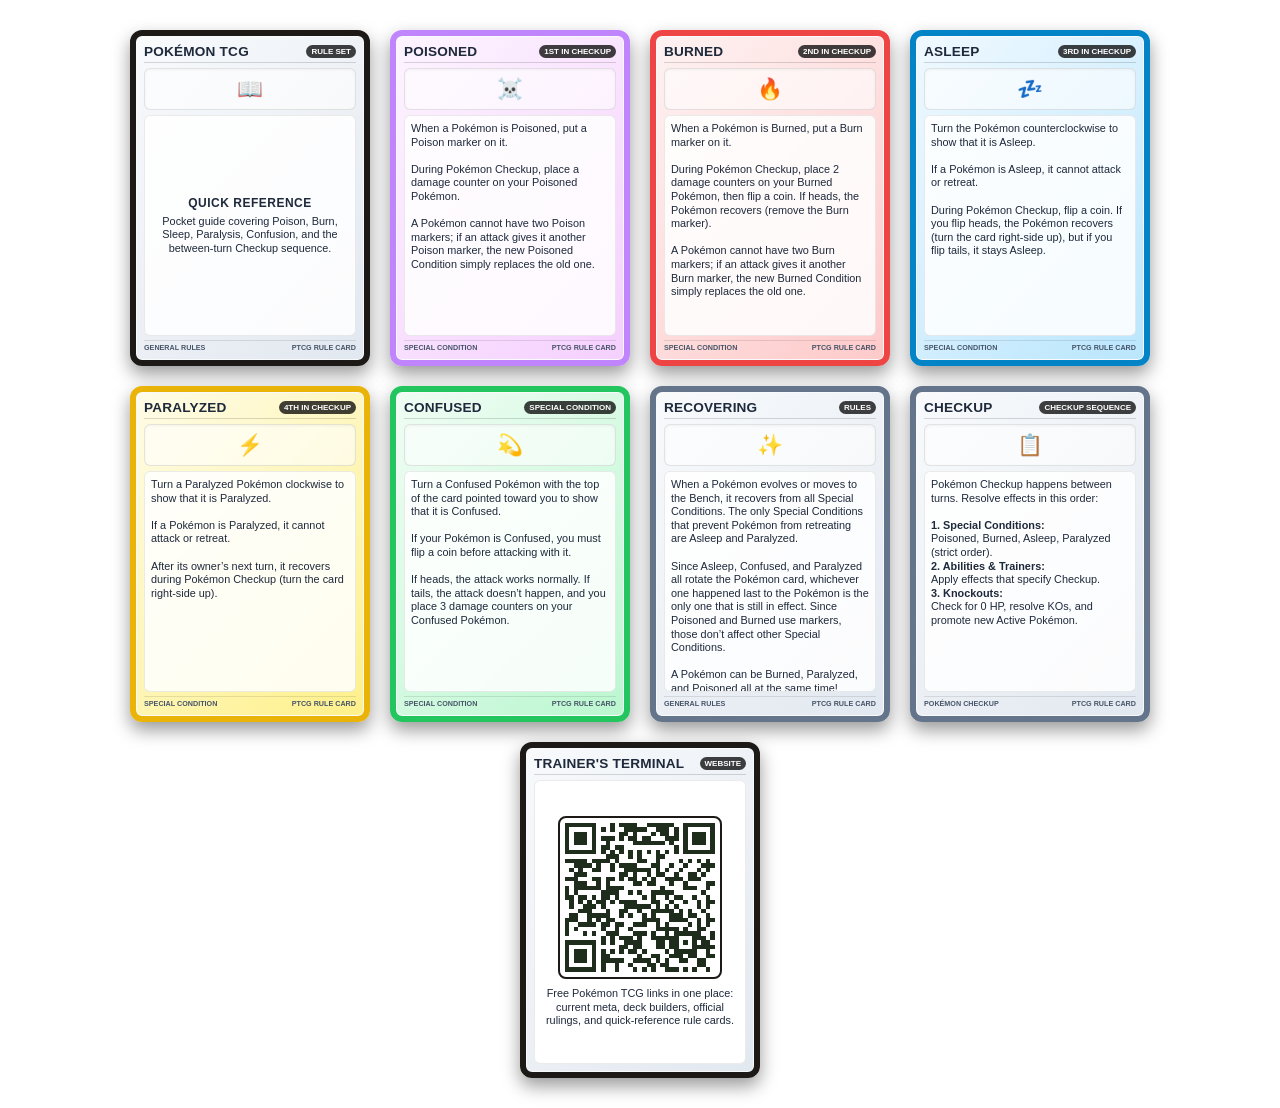
<file: content/printable-special-condition-rules.html>
<!DOCTYPE html>
<html lang="en">
<head>
<meta charset="UTF-8">
<style>
  * {
    box-sizing: border-box;
    font-family: "Segoe UI", -apple-system, BlinkMacSystemFont, Roboto, sans-serif;
  }
  
  body {
    background-color: #ffffff;
    color: #f8fafc;
    padding: 30px 15px;
    margin: 0;
    display: flex;
    justify-content: center;
  }

  .card-grid {
    display: flex;
    flex-wrap: wrap;
    gap: 20px;
    max-width: 1200px;
    justify-content: center;
  }

  /* Standard Pokémon card size: 2.5 in x 3.5 in */
  .pokemon-card {
    width: 2.5in;
    height: 3.5in;
    background: linear-gradient(135deg, #e2e8f0 0%, #cbd5e1 100%);
    border-radius: 12px;
    padding: 8px;
    box-shadow: 0 8px 18px rgba(0, 0, 0, 0.4), inset 0 0 0 1px #f8fafc;
    border: 6px solid #ffcb05;
    color: #1e293b;
    display: flex;
    flex-direction: column;
    position: relative;
    overflow: hidden;
    flex-shrink: 0;
  }

  /* Distinct card themes based on condition type */
  .card-burned {
    background: linear-gradient(135deg, #fef2f2 0%, #fecaca 100%);
    border-color: #ef4444;
  }
  .card-asleep {
    background: linear-gradient(135deg, #f0f9ff 0%, #bae6fd 100%);
    border-color: #0284c7;
  }
  .card-poisoned {
    background: linear-gradient(135deg, #fdf4ff 0%, #f5d0fe 100%);
    border-color: #c084fc;
  }
  .card-paralyzed {
    background: linear-gradient(135deg, #fefce8 0%, #fef08a 100%);
    border-color: #eab308;
  }
  .card-confused {
    background: linear-gradient(135deg, #f0fdf4 0%, #bbf7d0 100%);
    border-color: #22c55e;
  }
  .card-checkup,
  .card-recovering {
    background: linear-gradient(135deg, #f8fafc 0%, #e2e8f0 100%);
    border-color: #64748b;
  }

  .card-reference,
  .card-qr {
    background: linear-gradient(135deg, #f8fafc 0%, #e2e8f0 100%);
    border-color: #1c1917;
  }
  .qr-box {
    background: #ffffff;
    border-radius: 6px;
    flex-grow: 1;
    display: flex;
    flex-direction: column;
    align-items: center;
    justify-content: center;
    gap: 8px;
    padding: 6px;
    text-align: center;
    border: 1px solid rgba(0,0,0,0.08);
  }
  .qr-caption {
    font-size: 0.68rem;
    line-height: 1.25;
  }
  .qr-box img {
    width: 1.7in;
    height: 1.7in;
    display: block;
    image-rendering: pixelated;
    background: #ffffff;
    padding: 4px;
    border: 2px solid #1c1917;
    border-radius: 8px;
  }

  .card-header {
    display: flex;
    justify-content: space-between;
    align-items: center;
    border-bottom: 1.5px solid rgba(0,0,0,0.15);
    padding-bottom: 3px;
    margin-bottom: 5px;
  }

  .card-title {
    font-size: 0.85rem;
    font-weight: 800;
    letter-spacing: 0.2px;
    text-transform: uppercase;
  }

  .card-badge {
    font-size: 0.5rem;
    font-weight: 700;
    background: rgba(0,0,0,0.75);
    color: #fff;
    padding: 2px 5px;
    border-radius: 8px;
    text-transform: uppercase;
    white-space: nowrap;
  }

  .illustration-frame {
    background: rgba(255, 255, 255, 0.6);
    border: 1px solid rgba(0,0,0,0.1);
    border-radius: 6px;
    height: 42px;
    display: flex;
    align-items: center;
    justify-content: center;
    margin-bottom: 5px;
    box-shadow: inset 0 1px 3px rgba(0,0,0,0.05);
    flex-shrink: 0;
  }

  .illustration-icon {
    font-size: 1.3rem;
  }

  .text-box {
    background: rgba(255, 255, 255, 0.85);
    border-radius: 6px;
    padding: 6px;
    flex-grow: 1;
    font-size: 0.68rem;
    line-height: 1.25;
    border: 1px solid rgba(0,0,0,0.08);
    display: flex;
    flex-direction: column;
    justify-content: flex-start;
    overflow: hidden;
  }

  .card-footer {
    margin-top: 4px;
    padding-top: 2px;
    border-top: 1px solid rgba(0,0,0,0.1);
    display: flex;
    justify-content: space-between;
    font-size: 0.45rem;
    font-weight: 600;
    color: #475569;
    text-transform: uppercase;
    flex-shrink: 0;
  }

  @media print {
    body {
      background-color: transparent;
      padding: 0;
      margin-top: 0.2in;
    }
    .card-grid {
      gap: 2px;
    }
    .pokemon-card {
      box-shadow: none;
      break-inside: avoid;
    }
  }
</style>

  <link rel="icon" type="image/svg+xml" href="../assets/img/favicon.svg">
  <link rel="icon" type="image/png" sizes="32x32" href="../assets/img/favicon-32.png">
  <link rel="icon" type="image/png" sizes="16x16" href="../assets/img/favicon-16.png">
  <link rel="apple-touch-icon" href="../assets/img/apple-touch-icon.png">

</head>
<body>

<div class="card-grid">

<!-- QUICK REFERENCE HEADER CARD -->
  <div class="pokemon-card card-reference">
    <div class="card-header">
      <span class="card-title">Pokémon TCG</span>
      <span class="card-badge">Rule Set</span>
    </div>
    <div class="illustration-frame">
      <span class="illustration-icon">📖</span>
    </div>
    <div class="text-box" style="justify-content: center; text-align: center;">
      <b style="font-size: 0.75rem; letter-spacing: 0.5px; margin-bottom: 4px;">QUICK REFERENCE</b>
      Pocket guide covering Poison, Burn, Sleep, Paralysis, Confusion, and the between-turn Checkup sequence.
    </div>
    <div class="card-footer">
      <span>General Rules</span>
      <span>PTCG Rule Card</span>
    </div>
  </div>

  <!-- POISONED CARD -->
  <div class="pokemon-card card-poisoned">
    <div class="card-header">
      <span class="card-title">Poisoned</span>
      <span class="card-badge">1st in checkup</span>
    </div>
    <div class="illustration-frame">
      <span class="illustration-icon">☠️</span>
    </div>
    <div class="text-box">
      When a Pokémon is Poisoned, put a Poison marker on it.<br><br>During Pokémon Checkup, place a damage counter on your Poisoned Pokémon.<br><br>A Pokémon cannot have two Poison markers; if an attack gives it another Poison marker, the new Poisoned Condition simply replaces the old one.
    </div>
    <div class="card-footer">
      <span>Special Condition</span>
      <span>PTCG Rule Card</span>
    </div>
  </div>

  <!-- BURNED CARD -->
  <div class="pokemon-card card-burned">
    <div class="card-header">
      <span class="card-title">Burned</span>
      <span class="card-badge">2nd in checkup</span>
    </div>
    <div class="illustration-frame">
      <span class="illustration-icon">🔥</span>
    </div>
    <div class="text-box">
      When a Pokémon is Burned, put a Burn marker on it.<br><br>During Pokémon Checkup, place 2 damage counters on your Burned Pokémon, then flip a coin. If heads, the Pokémon recovers (remove the Burn marker).<br><br>A Pokémon cannot have two Burn markers; if an attack gives it another Burn marker, the new Burned Condition simply replaces the old one.
    </div>
    <div class="card-footer">
      <span>Special Condition</span>
      <span>PTCG Rule Card</span>
    </div>
  </div>

  <!-- ASLEEP CARD -->
  <div class="pokemon-card card-asleep">
    <div class="card-header">
      <span class="card-title">Asleep</span>
      <span class="card-badge">3rd in checkup</span>
    </div>
    <div class="illustration-frame">
      <span class="illustration-icon">💤</span>
    </div>
    <div class="text-box">
      Turn the Pokémon counterclockwise to show that it is Asleep.<br><br>If a Pokémon is Asleep, it cannot attack or retreat.<br><br>During Pokémon Checkup, flip a coin. If you flip heads, the Pokémon recovers (turn the card right-side up), but if you flip tails, it stays Asleep.
    </div>
    <div class="card-footer">
      <span>Special Condition</span>
      <span>PTCG Rule Card</span>
    </div>
  </div>

  <!-- PARALYZED CARD -->
  <div class="pokemon-card card-paralyzed">
    <div class="card-header">
      <span class="card-title">Paralyzed</span>
      <span class="card-badge">4th in checkup</span>
    </div>
    <div class="illustration-frame">
      <span class="illustration-icon">⚡</span>
    </div>
    <div class="text-box">
      Turn a Paralyzed Pokémon clockwise to show that it is Paralyzed.<br><br>If a Pokémon is Paralyzed, it cannot attack or retreat.<br><br>After its owner’s next turn, it recovers during Pokémon Checkup (turn the card right-side up).
    </div>
    <div class="card-footer">
      <span>Special Condition</span>
      <span>PTCG Rule Card</span>
    </div>
  </div>

  <!-- CONFUSED CARD -->
  <div class="pokemon-card card-confused">
    <div class="card-header">
      <span class="card-title">Confused</span>
      <span class="card-badge">Special Condition</span>
    </div>
    <div class="illustration-frame">
      <span class="illustration-icon">💫</span>
    </div>
    <div class="text-box">
      Turn a Confused Pokémon with the top of the card pointed toward you to show that it is Confused.<br><br>If your Pokémon is Confused, you must flip a coin before attacking with it.<br><br>If heads, the attack works normally. If tails, the attack doesn’t happen, and you place 3 damage counters on your Confused Pokémon.
    </div>
    <div class="card-footer">
      <span>Special Condition</span>
      <span>PTCG Rule Card</span>
    </div>
  </div>

  <!-- RECOVERING CARD -->
  <div class="pokemon-card card-recovering">
    <div class="card-header">
      <span class="card-title">Recovering</span>
      <span class="card-badge">Rules</span>
    </div>
    <div class="illustration-frame">
      <span class="illustration-icon">✨</span>
    </div>
    <div class="text-box">
      When a Pokémon evolves or moves to the Bench, it recovers from all Special Conditions. The only Special Conditions that prevent Pokémon from retreating are Asleep and Paralyzed.<br><br>Since Asleep, Confused, and Paralyzed all rotate the Pokémon card, whichever one happened last to the Pokémon is the only one that is still in effect. Since Poisoned and Burned use markers, those don’t affect other Special Conditions.<br><br>A Pokémon can be Burned, Paralyzed, and Poisoned all at the same time!
    </div>
    <div class="card-footer">
      <span>General Rules</span>
      <span>PTCG Rule Card</span>
    </div>
  </div>

  <!-- POKÉMON CHECKUP CARD -->
  <div class="pokemon-card card-checkup">
    <div class="card-header">
      <span class="card-title">Checkup</span>
      <span class="card-badge">Checkup Sequence</span>
    </div>
    <div class="illustration-frame">
      <span class="illustration-icon">📋</span>
    </div>
    <div class="text-box">
      Pokémon Checkup happens between turns. Resolve effects in this order:<br><br>
      <b>1. Special Conditions:</b> Poisoned, Burned, Asleep, Paralyzed (strict order).<br>
      <b>2. Abilities & Trainers:</b> Apply effects that specify Checkup.<br>
      <b>3. Knockouts:</b> Check for 0 HP, resolve KOs, and promote new Active Pokémon.<br><br>
    </div>
    <div class="card-footer">
      <span>Pokémon Checkup</span>
      <span>PTCG Rule Card</span>
    </div>
  </div>

  <!-- RESOURCE HUB QR CARD -->
  <div class="pokemon-card card-qr">
    <div class="card-header">
      <span class="card-title">Trainer's Terminal</span>
      <span class="card-badge">Website</span>
    </div>
    <div class="qr-box">
      <img src="../assets/img/qr-code.png" alt="QR code for the Pokémon TCG Resource Hub">
      <div class="qr-caption">Free Pokémon TCG links in one place: current meta, deck builders, official rulings, and quick-reference rule cards.</div>
    </div>
  </div>

</div>

</body>
</html>
</file>
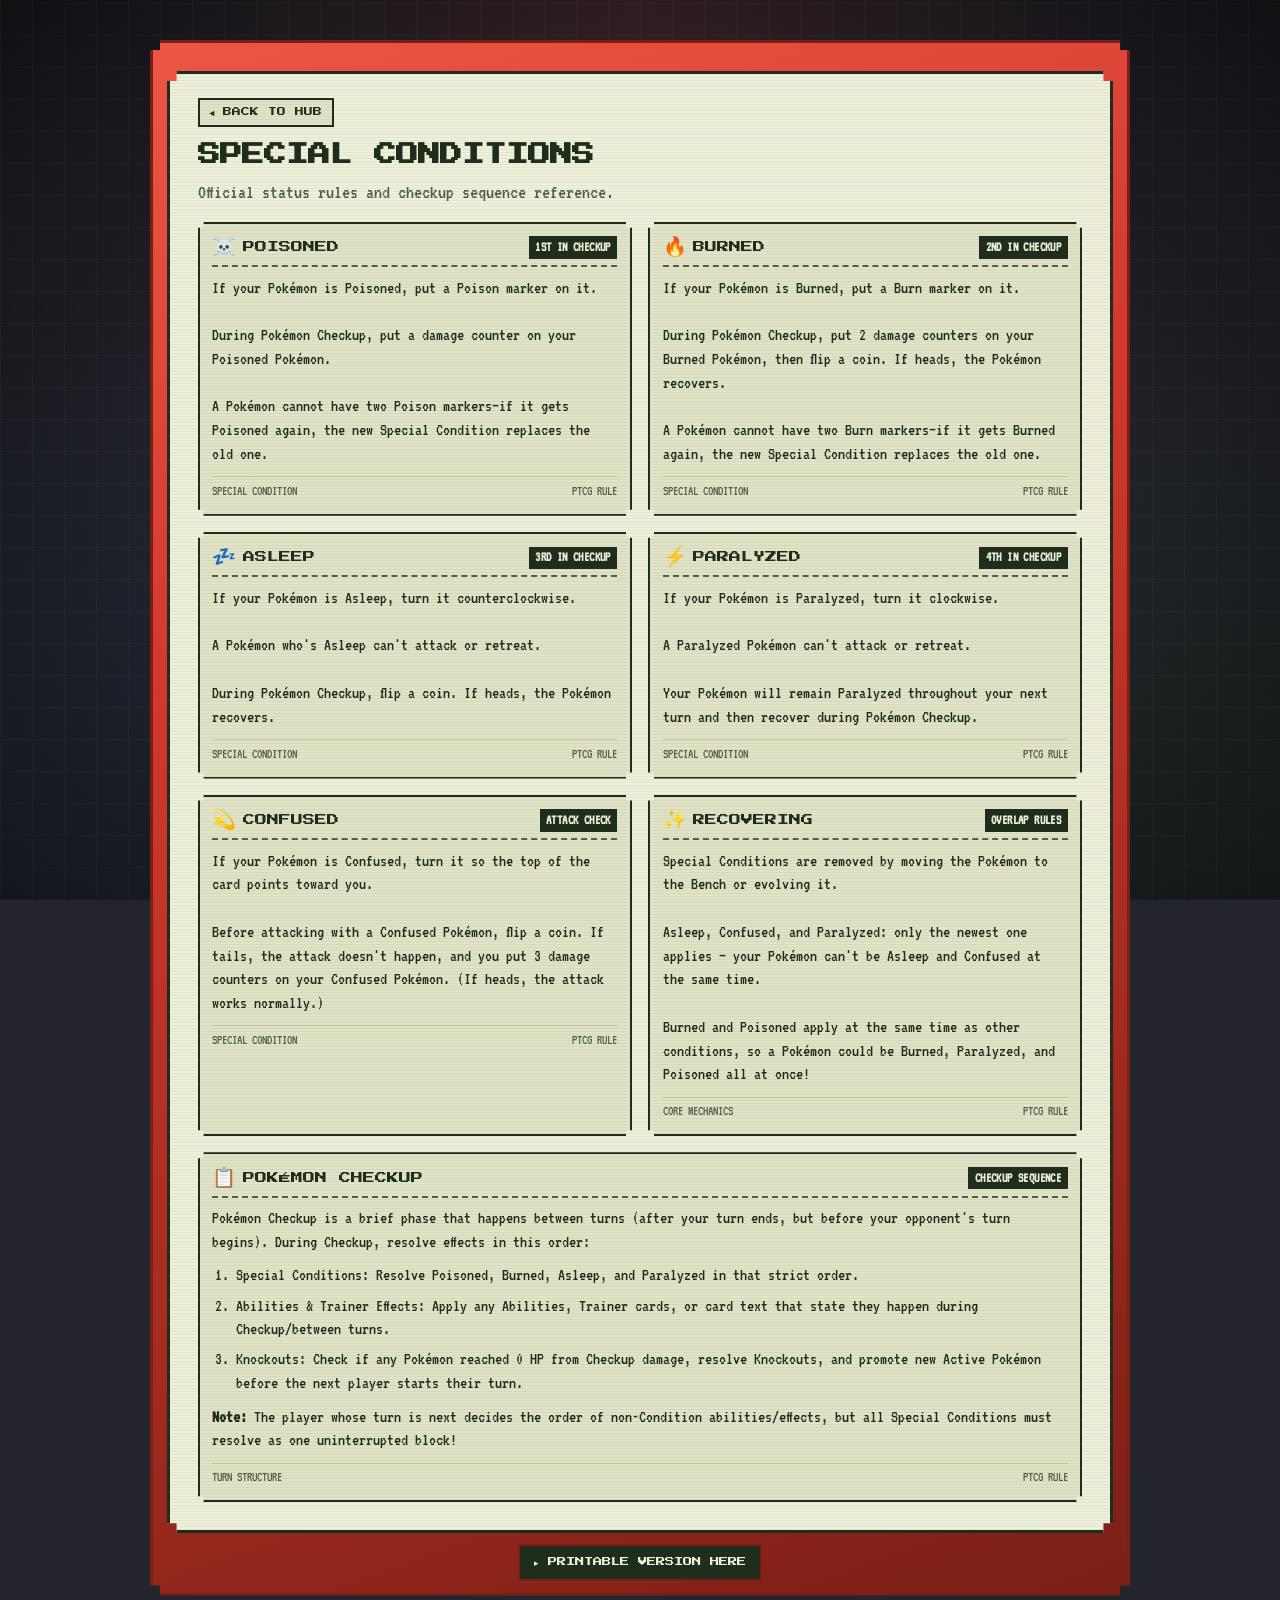
<file: content/special-condition-rules.html>
<!DOCTYPE html>
<html lang="en">
<head>
  <meta charset="UTF-8">
  <meta name="viewport" content="width=device-width, initial-scale=1.0">
  <title>PTCG Special Conditions Reference</title>

  <link rel="stylesheet" href="../css/style.css">

  <link rel="icon" type="image/svg+xml" href="../assets/img/favicon.svg">
  <link rel="icon" type="image/png" sizes="32x32" href="../assets/img/favicon-32.png">
  <link rel="icon" type="image/png" sizes="16x16" href="../assets/img/favicon-16.png">
  <link rel="apple-touch-icon" href="../assets/img/apple-touch-icon.png">

</head>
<body>

  <div class="container">
    <div class="dex-shell pixel-lg">
      <div class="dex-topbar">
      </div>

      <div class="screen pixel-lg">
        <div class="scanlines"></div>
        <div class="screen-content">

          <a href="../index.html" class="back-link">◄ BACK TO HUB</a>

          <header>
            <h1>SPECIAL CONDITIONS</h1>
            <p>Official status rules and checkup sequence reference.</p>
          </header>

          <div class="card-list">

            <!-- POISONED -->
            <div class="rule-card pixel-sm">
              <div class="rule-header">
                <div class="card-title-wrap">
                  <span class="card-icon">☠️</span>
                  <span class="rule-title">POISONED</span>
                </div>
                <span class="card-badge">1st IN CHECKUP</span>
              </div>
              <div class="card-text">
                If your Pokémon is Poisoned, put a Poison marker on it.<br><br>
                During Pokémon Checkup, put a damage counter on your Poisoned Pokémon.<br><br>
                A Pokémon cannot have two Poison markers—if it gets Poisoned again, the new Special Condition replaces the old one.
              </div>
              <div class="rule-footer">
                <span>Special Condition</span>
                <span>PTCG Rule</span>
              </div>
            </div>

            <!-- BURNED -->
            <div class="rule-card pixel-sm">
              <div class="rule-header">
                <div class="card-title-wrap">
                  <span class="card-icon">🔥</span>
                  <span class="rule-title">BURNED</span>
                </div>
                <span class="card-badge">2nd IN CHECKUP</span>
              </div>
              <div class="card-text">
                If your Pokémon is Burned, put a Burn marker on it.<br><br>
                During Pokémon Checkup, put 2 damage counters on your Burned Pokémon, then flip a coin. If heads, the Pokémon recovers.<br><br>
                A Pokémon cannot have two Burn markers—if it gets Burned again, the new Special Condition replaces the old one.
              </div>
              <div class="rule-footer">
                <span>Special Condition</span>
                <span>PTCG Rule</span>
              </div>
            </div>

            <!-- ASLEEP -->
            <div class="rule-card pixel-sm">
              <div class="rule-header">
                <div class="card-title-wrap">
                  <span class="card-icon">💤</span>
                  <span class="rule-title">ASLEEP</span>
                </div>
                <span class="card-badge">3rd IN CHECKUP</span>
              </div>
              <div class="card-text">
                If your Pokémon is Asleep, turn it counterclockwise.<br><br>
                A Pokémon who's Asleep can't attack or retreat.<br><br>
                During Pokémon Checkup, flip a coin. If heads, the Pokémon recovers.
              </div>
              <div class="rule-footer">
                <span>Special Condition</span>
                <span>PTCG Rule</span>
              </div>
            </div>

            <!-- PARALYZED -->
            <div class="rule-card pixel-sm">
              <div class="rule-header">
                <div class="card-title-wrap">
                  <span class="card-icon">⚡</span>
                  <span class="rule-title">PARALYZED</span>
                </div>
                <span class="card-badge">4th IN CHECKUP</span>
              </div>
              <div class="card-text">
                If your Pokémon is Paralyzed, turn it clockwise.<br><br>
                A Paralyzed Pokémon can't attack or retreat.<br><br>
                Your Pokémon will remain Paralyzed throughout your next turn and then recover during Pokémon Checkup.
              </div>
              <div class="rule-footer">
                <span>Special Condition</span>
                <span>PTCG Rule</span>
              </div>
            </div>

            <!-- CONFUSED -->
            <div class="rule-card pixel-sm">
              <div class="rule-header">
                <div class="card-title-wrap">
                  <span class="card-icon">💫</span>
                  <span class="rule-title">CONFUSED</span>
                </div>
                <span class="card-badge">ATTACK CHECK</span>
              </div>
              <div class="card-text">
                If your Pokémon is Confused, turn it so the top of the card points toward you.<br><br>
                Before attacking with a Confused Pokémon, flip a coin. If tails, the attack doesn't happen, and you put 3 damage counters on your Confused Pokémon. (If heads, the attack works normally.)
              </div>
              <div class="rule-footer">
                <span>Special Condition</span>
                <span>PTCG Rule</span>
              </div>
            </div>

            <!-- RECOVERING -->
            <div class="rule-card pixel-sm">
              <div class="rule-header">
                <div class="card-title-wrap">
                  <span class="card-icon">✨</span>
                  <span class="rule-title">RECOVERING</span>
                </div>
                <span class="card-badge">OVERLAP RULES</span>
              </div>
              <div class="card-text">
                Special Conditions are removed by moving the Pokémon to the Bench or evolving it.<br><br>
                Asleep, Confused, and Paralyzed: only the newest one applies — your Pokémon can't be Asleep and Confused at the same time.<br><br>
                Burned and Poisoned apply at the same time as other conditions, so a Pokémon could be Burned, Paralyzed, and Poisoned all at once!
              </div>
              <div class="rule-footer">
                <span>Core Mechanics</span>
                <span>PTCG Rule</span>
              </div>
            </div>

            <!-- POKÉMON CHECKUP -->
            <div class="rule-card pixel-sm">
              <div class="rule-header">
                <div class="card-title-wrap">
                  <span class="card-icon">📋</span>
                  <span class="rule-title">POKÉMON CHECKUP</span>
                </div>
                <span class="card-badge">CHECKUP SEQUENCE</span>
              </div>
              <div class="card-text">
                Pokémon Checkup is a brief phase that happens between turns (after your turn ends, but before your opponent's turn begins). During Checkup, resolve effects in this order:
                <ol>
                  <li>Special Conditions: Resolve Poisoned, Burned, Asleep, and Paralyzed in that strict order.</li>
                  <li>Abilities & Trainer Effects: Apply any Abilities, Trainer cards, or card text that state they happen during Checkup/between turns.</li>
                  <li>Knockouts: Check if any Pokémon reached 0 HP from Checkup damage, resolve Knockouts, and promote new Active Pokémon before the next player starts their turn.</li>
                </ol>
                <strong>Note:</strong> The player whose turn is next decides the order of non-Condition abilities/effects, but all Special Conditions must resolve as one uninterrupted block!
              </div>
              <div class="rule-footer">
                <span>Turn Structure</span>
                <span>PTCG Rule</span>
              </div>
            </div>

          </div>

        </div>
      </div>
          <div class="dex-bottombar">
            <a href="../content/printable-special-condition-rules.html" target="_blank" rel="noopener noreferrer" class="share-link">▸ PRINTABLE VERSION HERE</a>
          </div>
    </div>
  </div>

</body>
</html>
</file>
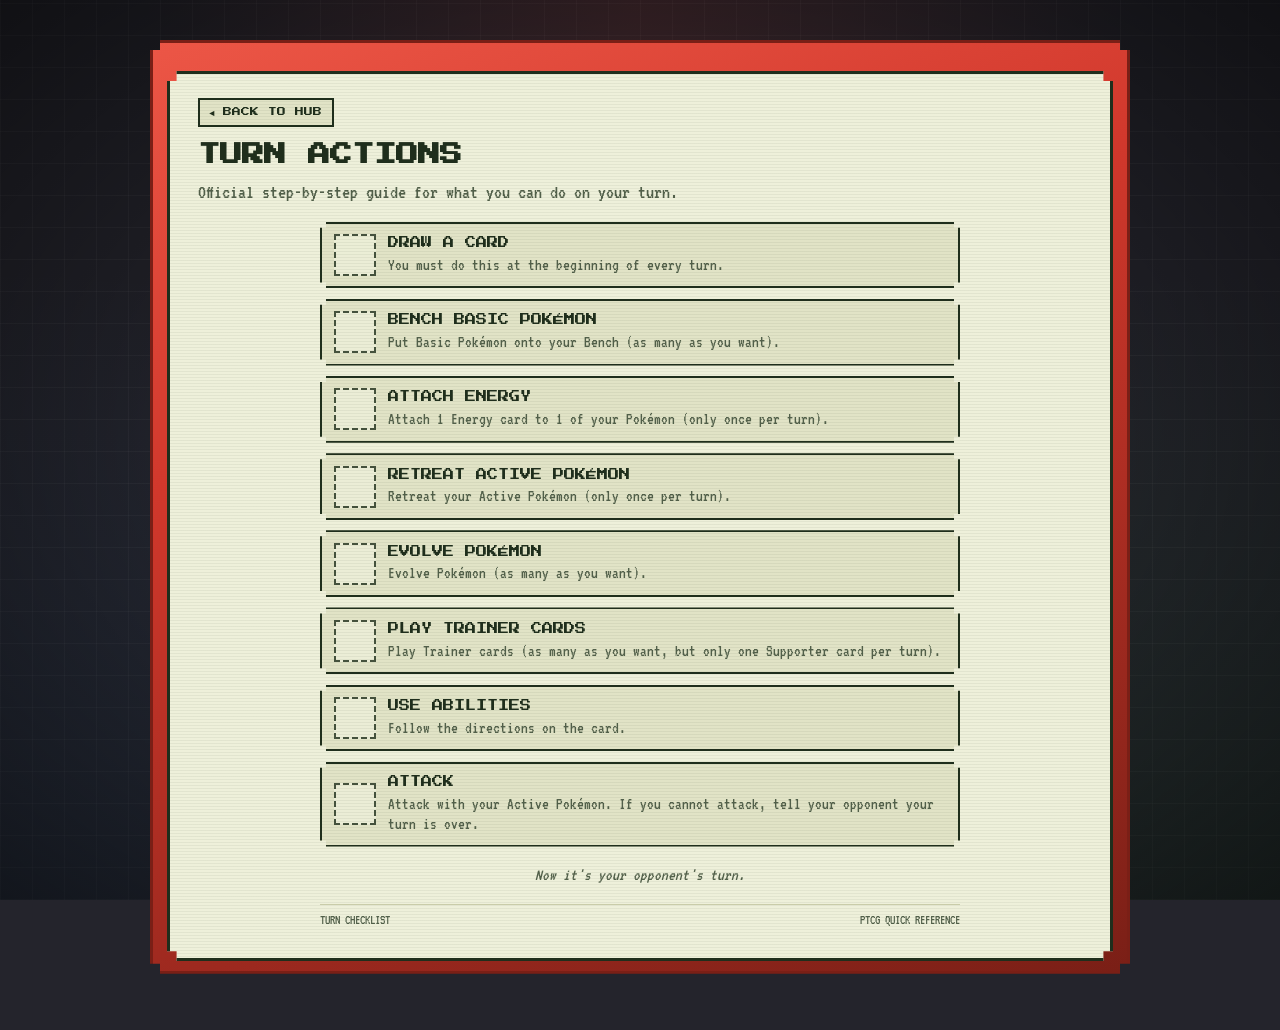
<file: content/turn-actions.html>
<!DOCTYPE html>
<html lang="en">
<head>
  <meta charset="UTF-8">
  <meta name="viewport" content="width=device-width, initial-scale=1.0">
  <title>PTCG Turn Actions Reference</title>

  <link rel="stylesheet" href="../css/style.css">

  <link rel="icon" type="image/svg+xml" href="../assets/img/favicon.svg">
  <link rel="icon" type="image/png" sizes="32x32" href="../assets/img/favicon-32.png">
  <link rel="icon" type="image/png" sizes="16x16" href="../assets/img/favicon-16.png">
  <link rel="apple-touch-icon" href="../assets/img/apple-touch-icon.png">

</head>
<body>

  <div class="container">
    <div class="dex-shell pixel-lg">
      <div class="dex-topbar">
      </div>

      <div class="screen pixel-lg">
        <div class="scanlines"></div>
        <div class="screen-content">

          <a href="../index.html" class="back-link">◄ BACK TO HUB</a>

          <header>
            <h1>TURN ACTIONS</h1>
            <p>Official step-by-step guide for what you can do on your turn.</p>
          </header>

          <div class="action-list">

            <!-- 1. DRAW A CARD -->
            <div class="action-row pixel-sm">
              <div class="action-slot"></div>
              <div class="action-details">
                <div class="action-title">DRAW A CARD</div>
                <div class="action-desc">You must do this at the beginning of every turn.</div>
              </div>
            </div>

            <!-- 2. BENCH BASIC POKÉMON -->
            <div class="action-row pixel-sm">
              <div class="action-slot"></div>
              <div class="action-details">
                <div class="action-title">BENCH BASIC POKÉMON</div>
                <div class="action-desc">Put Basic Pokémon onto your Bench (as many as you want).</div>
              </div>
            </div>

            <!-- 3. ATTACH ENERGY -->
            <div class="action-row pixel-sm">
              <div class="action-slot"></div>
              <div class="action-details">
                <div class="action-title">ATTACH ENERGY</div>
                <div class="action-desc">Attach 1 Energy card to 1 of your Pokémon (only once per turn).</div>
              </div>
            </div>

            <!-- 4. RETREAT ACTIVE POKÉMON -->
            <div class="action-row pixel-sm">
              <div class="action-slot"></div>
              <div class="action-details">
                <div class="action-title">RETREAT ACTIVE POKÉMON</div>
                <div class="action-desc">Retreat your Active Pokémon (only once per turn).</div>
              </div>
            </div>

            <!-- 5. EVOLVE POKÉMON -->
            <div class="action-row pixel-sm">
              <div class="action-slot"></div>
              <div class="action-details">
                <div class="action-title">EVOLVE POKÉMON</div>
                <div class="action-desc">Evolve Pokémon (as many as you want).</div>
              </div>
            </div>

            <!-- 6. PLAY TRAINER CARDS -->
            <div class="action-row pixel-sm">
              <div class="action-slot"></div>
              <div class="action-details">
                <div class="action-title">PLAY TRAINER CARDS</div>
                <div class="action-desc">Play Trainer cards (as many as you want, but only one Supporter card per turn).</div>
              </div>
            </div>

            <!-- 7. USE ABILITIES -->
            <div class="action-row pixel-sm">
              <div class="action-slot"></div>
              <div class="action-details">
                <div class="action-title">USE ABILITIES</div>
                <div class="action-desc">Follow the directions on the card.</div>
              </div>
            </div>

            <!-- 8. ATTACK -->
            <div class="action-row pixel-sm">
              <div class="action-slot"></div>
              <div class="action-details">
                <div class="action-title">ATTACK</div>
                <div class="action-desc">Attack with your Active Pokémon. If you cannot attack, tell your opponent your turn is over.</div>
              </div>
            </div>

          </div>

          <p class="turn-end-note">Now it's your opponent's turn.</p>

          <div class="page-footer">
            <span>Turn Checklist</span>
            <span>PTCG Quick Reference</span>
          </div>

        </div>
      </div>
    </div>
  </div>

</body>
</html>
</file>
<file: css/style.css>
/* =========================================================
   POKÉMON TCG RESOURCE HUB — Shared Styles
   Trainer's Terminal theme, used by index.html,
   turn-actions.html, and special-condition-rules.html.
   ========================================================= */

/* =========================================================
   LOCAL FONT DEFINITIONS
   ========================================================= */
@font-face {
  font-family: 'Press Start 2P';
  src: url('../assets/fonts/PressStart2P-Regular.ttf') format('truetype');
  font-weight: 400;
  font-style: normal;
  font-display: swap;
}

@font-face {
  font-family: 'VT323';
  src: url('../assets/fonts/VT323-Regular.ttf') format('truetype');
  font-weight: 400;
  font-style: normal;
  font-display: swap;
}

:root {
  /* TRAINER'S TERMINAL — Pokédex hardware + LCD screen palette */
  --bg: #24242c;

  --shell: #d1382c;        /* Pokédex red exterior */
  --shell-dark: #7a1f16;   /* shell shading / borders */
  --shell-light: #ec5646;  /* shell highlight */

  --screen: #eef0da;       /* LCD screen background (cream) */
  --screen-dim: #e1e3c6;   /* card fill on screen, slightly deeper */
  --screen-line: #c9cca9;  /* hairlines on screen */

  --ink: #1f2e1c;          /* primary "LCD ink" text */
  --ink-soft: #52604a;     /* muted LCD text */

  --light-blue: #4a90d9;
  --light-amber: #e8b23f;
  --light-green: #3fae58;

  --badge-essential: #86c88a;
  --badge-tournaments: #f3c969;
  --badge-market: #e8a15c;
  --badge-official: #7fb5e0;
  --badge-news: var(--shell);
  --badge-tool: #b79ae0;
  --badge-rogue: #e08bb0;
}

* { box-sizing: border-box; margin: 0; padding: 0; }

html { -webkit-tap-highlight-color: transparent; }

body {
  font-family: 'VT323', ui-monospace, monospace;
  background-color: var(--bg);
  background-image:
    radial-gradient(ellipse at center, transparent 35%, rgba(0,0,0,0.55) 100%),
    radial-gradient(ellipse at top, rgba(209,56,44,0.16), transparent 55%),
    radial-gradient(ellipse at bottom left, rgba(74,144,217,0.11), transparent 50%),
    radial-gradient(ellipse at bottom right, rgba(63,174,88,0.10), transparent 50%),
    repeating-linear-gradient(0deg, rgba(255,255,255,0.04) 0px, rgba(255,255,255,0.04) 1px, transparent 1px, transparent 32px),
    repeating-linear-gradient(90deg, rgba(255,255,255,0.04) 0px, rgba(255,255,255,0.04) 1px, transparent 1px, transparent 32px);
  color: var(--ink);
  line-height: 1.4;
  padding: 1.25rem 0.75rem 2.5rem;
}

/* Keep the backdrop anchored on taller desktop viewports so it doesn't
   just scroll away above the fold; skipped on mobile to avoid any
   background-attachment scroll jank on phones. */
@media (min-width: 768px) {
  body {
    background-attachment: fixed;
  }
}

.press {
  font-family: 'Press Start 2P', ui-monospace, monospace;
}

.container {
  max-width: 560px;
  margin: 0 auto;
}

/* ---------- PIXEL CORNER UTILITY ---------- */
.pixel-lg {
  clip-path: polygon(
    0 10px, 10px 10px, 10px 0,
    calc(100% - 10px) 0, calc(100% - 10px) 10px, 100% 10px,
    100% calc(100% - 10px), calc(100% - 10px) calc(100% - 10px), calc(100% - 10px) 100%,
    10px 100%, 10px calc(100% - 10px), 0 calc(100% - 10px)
  );
}
.pixel-sm {
  clip-path: polygon(
    0 6px, 6px 6px, 6px 0,
    calc(100% - 6px) 0, calc(100% - 6px) 6px, 100% 6px,
    100% calc(100% - 6px), calc(100% - 6px) calc(100% - 6px), calc(100% - 6px) 100%,
    6px 100%, 6px calc(100% - 6px), 0 calc(100% - 6px)
  );
}

/* ---------- DEX SHELL ---------- */
.dex-shell {
  background: var(--shell);
  background-image: linear-gradient(160deg, var(--shell-light) 0%, var(--shell) 35%, var(--shell-dark) 100%);
  border: 3px solid var(--shell-dark);
  padding: 0.85rem 0.85rem 0.6rem;
  filter: drop-shadow(0 14px 0 rgba(0,0,0,0.35));
}

.dex-topbar {
  display: flex;
  align-items: center;
  gap: 0.6rem;
  padding: 0.15rem 0.35rem 0.75rem;
}

.light {
  width: 11px;
  height: 11px;
  border-radius: 50%;
  box-shadow: inset 0 -2px 0 rgba(0,0,0,0.25), 0 0 6px currentColor;
}
.light-blue  { background: var(--light-blue);  color: var(--light-blue); }
.light-amber { background: var(--light-amber); color: var(--light-amber); }
.light-green { background: var(--light-green); color: var(--light-green); }

.dex-brand {
  font-family: 'Press Start 2P', ui-monospace, monospace;
  font-size: 0.65rem;
  color: var(--screen);
  letter-spacing: 0.02em;
  text-shadow: 2px 2px 0 rgba(0,0,0,0.3);
}

/* ---------- SCREEN ---------- */
.screen {
  background: var(--screen);
  border: 3px solid var(--ink);
  position: relative;
  overflow: hidden;
}

.scanlines {
  position: absolute;
  inset: 0;
  pointer-events: none;
  background-image: repeating-linear-gradient(
    to bottom,
    rgba(31,46,28,0.06) 0px,
    rgba(31,46,28,0.06) 1px,
    transparent 1px,
    transparent 3px
  );
  animation: flicker 6s infinite steps(1);
  z-index: 5;
}

@keyframes flicker {
  0%, 96%, 100% { opacity: 1; }
  97% { opacity: 0.94; }
  98% { opacity: 1; }
}

@media (prefers-reduced-motion: reduce) {
  .scanlines { animation: none; }
  .cursor { animation: none; }
}

.screen-content {
  padding: 0.9rem 0.85rem 1rem;
  position: relative;
}

.back-link {
  display: inline-block;
  font-family: 'Press Start 2P', ui-monospace, monospace;
  font-size: 0.55rem;
  color: var(--ink);
  text-decoration: none;
  background: var(--screen-dim);
  border: 2px solid var(--ink);
  padding: 0.4rem 0.6rem;
  margin-bottom: 0.8rem;
}
.back-link:active { background: var(--ink); color: var(--screen); }

header h1 {
  font-family: 'Press Start 2P', ui-monospace, monospace;
  font-size: 1.05rem;
  line-height: 1.4;
  color: var(--ink);
  margin-bottom: 0.4rem;
}

header p {
  color: var(--ink-soft);
  font-size: 1.1rem;
  margin-bottom: 1rem;
}

.cursor {
  display: inline-block;
  animation: blink 1s steps(1) infinite;
}
@keyframes blink { 50% { opacity: 0; } }

/* =========================================================
   INDEX PAGE — search, tag legend, resource cards, QR modal
   ========================================================= */

/* ---------- SEARCH ---------- */
.search-box {
  position: sticky;
  top: 0;
  background: var(--screen);
  padding: 0.5rem 0 0.6rem;
  margin-bottom: 0.35rem;
  z-index: 10;
  display: flex;
  align-items: center;
  gap: 0.4rem;
}

.search-prompt {
  font-size: 1.2rem;
  color: var(--ink);
  flex-shrink: 0;
}

.search-box input {
  width: 100%;
  padding: 0.65rem 2.2rem 0.65rem 0.5rem;
  border: 2px solid var(--ink);
  background-color: var(--screen-dim);
  color: var(--ink);
  font-family: 'VT323', monospace;
  font-size: 1.2rem;
  outline: none;
}

.search-box input::placeholder { color: var(--ink-soft); }
.search-box input:focus { background-color: #fff; }

.search-wrap { position: relative; flex: 1; }

.clear-btn {
  display: none;
  position: absolute;
  right: 6px;
  top: 50%;
  transform: translateY(-50%);
  background: var(--shell);
  color: var(--screen);
  border: 2px solid var(--ink);
  width: 28px;
  height: 28px;
  font-size: 0.9rem;
  font-weight: 700;
  cursor: pointer;
  line-height: 1;
}

/* ---------- TAG LEGEND ---------- */
.tag-legend {
  background-color: var(--screen-dim);
  border: 2px solid var(--ink);
  padding: 0.6rem 0.7rem;
  margin-bottom: 1rem;
}

.tag-legend-title {
  font-family: 'Press Start 2P', ui-monospace, monospace;
  font-size: 0.55rem;
  color: var(--ink);
  margin-bottom: 0.5rem;
  letter-spacing: 0.02em;
}

.tag-legend-grid {
  display: grid;
  grid-template-columns: repeat(auto-fill, minmax(160px, 1fr));
  gap: 0.4rem 0.75rem;
}

.legend-item {
  display: flex;
  align-items: center;
  gap: 0.4rem;
  cursor: pointer;
}

.legend-item:hover .legend-desc {
  color: var(--ink);
}

.legend-desc {
  font-size: 0.95rem;
  color: var(--ink-soft);
  line-height: 1.1;
  transition: color 0.1s;
}

/* ---------- LOADING BAR (shown while resources.json is fetching) ---------- */
.loading-wrap {
  text-align: center;
  padding: 2.25rem 0 1.5rem;
}

.loading-label {
  font-family: 'Press Start 2P', ui-monospace, monospace;
  font-size: 0.6rem;
  color: var(--ink-soft);
  letter-spacing: 0.04em;
  margin-bottom: 0.85rem;
}

.loading-bar {
  font-family: 'VT323', monospace;
  font-size: 1.5rem;
  letter-spacing: 0.08em;
  color: var(--ink);
  white-space: pre;
}

/* ---------- CATEGORY HEADERS (menu-select bar) ---------- */
.category-title {
  font-family: 'Press Start 2P', ui-monospace, monospace;
  font-size: 0.62rem;
  background: var(--ink);
  color: var(--screen);
  padding: 0.55rem 0.6rem;
  margin: 1.1rem 0 0.65rem;
  letter-spacing: 0.02em;
}
.category-title::before { content: "▸ "; }
.category-title.favorites-title::before { content: "★ "; }

.link-list {
  display: flex;
  flex-direction: column;
  gap: 0.6rem;
}

/* ---------- RESOURCE CARDS ---------- */
.card {
  display: block;
  position: relative;
  background-color: var(--screen-dim);
  padding: 0.75rem 0.8rem 0.75rem 1.4rem;
  text-decoration: none;
  color: inherit;
  border: 2px solid var(--ink);
  transition: background-color 0.1s, color 0.1s;
}

.card::before {
  content: "▸";
  position: absolute;
  left: 0.4rem;
  top: 0.78rem;
  opacity: 0;
  transition: opacity 0.1s;
}

.card:active {
  background-color: var(--ink);
  color: var(--screen);
}

@media (hover: hover) {
  .card:hover {
    background-color: var(--ink);
    color: var(--screen);
  }
  .card:hover::before { opacity: 1; }
  .card:hover .card-desc { color: var(--screen-line); }
  .card:hover .favorite-star:not(.is-favorited) { color: var(--screen-line); }
}

/* Scoped to .card so these never collide with the rule-card
   headers/titles on the special-condition-rules page. */
.card .card-header {
  display: flex;
  justify-content: space-between;
  align-items: flex-start;
  gap: 0.5rem;
  margin-bottom: 0.3rem;
}

.card .card-title {
  font-family: 'VT323', monospace;
  font-weight: 700;
  font-size: 1.25rem;
  letter-spacing: 0.01em;
}

.card-header-actions {
  display: flex;
  align-items: center;
  gap: 0.5rem;
  flex-shrink: 0;
}

.favorite-star {
  font-size: 1.3rem;
  line-height: 1;
  color: var(--ink-soft);
  cursor: pointer;
  transition: color 0.1s, transform 0.1s;
}

.favorite-star:active {
  transform: scale(0.9);
}

.favorite-star.is-favorited {
  color: var(--light-amber);
}

.badge {
  font-family: 'VT323', monospace;
  font-weight: 700;
  font-size: 0.85rem;
  color: var(--ink);
  padding: 0.15rem 0.5rem;
  border: 1.5px solid var(--ink);
  text-transform: uppercase;
  letter-spacing: 0.03em;
  white-space: nowrap;
  cursor: pointer;
  flex-shrink: 0;
}

.card-desc {
  color: var(--ink-soft);
  font-size: 1.05rem;
}

/* ---------- BOTTOM BAR ---------- */
.dex-bottombar {
  display: flex;
  justify-content: center;
  padding: 0.7rem 0.35rem 0.15rem;
}

.share-link {
  display: inline-flex;
  align-items: center;
  gap: 0.4rem;
  background: var(--ink);
  color: var(--screen);
  text-decoration: none;
  font-family: 'Press Start 2P', ui-monospace, monospace;
  font-size: 0.58rem;
  padding: 0.6rem 0.85rem;
  border: 2px solid var(--shell-dark);
}
.share-link:active { background: var(--shell-dark); }

/* GitHub Link */
.github-link,
.github-link:visited,
.github-link:active {
  color: #ffffff;
  text-decoration: underline;
}

/* Maintain style on hover while offering subtle visual feedback */
.github-link:hover {
  color: #ffffff;
  opacity: 0.8;
}

/* ---------- SUPPORT (KO-FI) SHELL ---------- */
.support-shell {
  margin-top: 1rem;
}

.support-copy {
  color: var(--ink-soft);
  font-size: 1.1rem;
  text-align: center;
}

footer.legal {
  text-align: center;
  margin-top: 1.25rem;
  color: var(--ink-soft);
  filter: none;
}
footer.legal p {
  color: #8b93a3;
  font-size: 0.95rem;
  max-width: 560px;
  margin: 0 auto;
  line-height: 1.5;
}

/* ---------- QR MODAL ---------- */
#qr-modal {
  display: none;
  position: fixed;
  inset: 0;
  background: rgba(10, 10, 18, 0.88);
  align-items: center;
  justify-content: center;
  z-index: 1000;
  padding: 1rem;
}

.qr-panel {
  background: var(--screen);
  border: 3px solid var(--ink);
  padding: 1.25rem;
  text-align: center;
  max-width: 300px;
  width: 100%;
}

.qr-panel h3 {
  font-family: 'Press Start 2P', ui-monospace, monospace;
  font-size: 0.7rem;
  color: var(--ink);
  margin-bottom: 0.75rem;
  line-height: 1.5;
}

.qr-panel p {
  color: var(--ink-soft);
  font-size: 1.05rem;
  margin-bottom: 1rem;
}

.qr-image-frame {
  background: #ffffff;
  padding: 10px;
  border: 2px solid var(--ink);
  display: inline-block;
  margin-bottom: 1rem;
}

.qr-close-btn {
  width: 100%;
  background: var(--shell);
  color: var(--screen);
  border: 2px solid var(--ink);
  padding: 0.65rem;
  font-family: 'VT323', monospace;
  font-weight: 700;
  font-size: 1.15rem;
  letter-spacing: 0.05em;
  cursor: pointer;
  text-transform: uppercase;
}
.qr-close-btn:active { background: var(--shell-dark); }

/* =========================================================
   TURN ACTIONS PAGE — checklist rows
   ========================================================= */

.action-list {
  display: flex;
  flex-direction: column;
  gap: 0.65rem;
}

.action-row {
  background-color: var(--screen-dim);
  border: 2px solid var(--ink);
  padding: 0.65rem 0.75rem;
  display: flex;
  align-items: center;
  gap: 0.75rem;
}

.action-slot {
  width: 42px;
  height: 42px;
  border: 2px dashed var(--ink);
  background-color: var(--screen);
  display: flex;
  align-items: center;
  justify-content: center;
  flex-shrink: 0;
  font-family: 'Press Start 2P', monospace;
  font-size: 0.9rem;
  color: var(--ink);
  opacity: 0.8;
}

.action-details {
  display: flex;
  flex-direction: column;
}

.action-title {
  font-family: 'Press Start 2P', ui-monospace, monospace;
  font-size: 0.7rem;
  color: var(--ink);
  margin-bottom: 0.25rem;
}

.action-desc {
  color: var(--ink-soft);
  font-size: 1.05rem;
  line-height: 1.2;
}

.turn-end-note {
  text-align: center;
  color: var(--ink-soft);
  font-size: 1.05rem;
  font-style: italic;
  margin-top: 1.1rem;
}

/* Page-level footer bar (renamed from the old .card-footer,
   which collided with special-condition-rules.html's
   per-card footer). Used once at the bottom of the page. */
.page-footer {
  margin-top: 1rem;
  padding-top: 0.4rem;
  border-top: 1px solid var(--screen-line);
  display: flex;
  justify-content: space-between;
  font-size: 0.85rem;
  color: var(--ink-soft);
  text-transform: uppercase;
}

/* =========================================================
   SPECIAL CONDITIONS PAGE — rule cards
   ========================================================= */

.card-list {
  display: flex;
  flex-direction: column;
  gap: 0.85rem;
}

.rule-card {
  background-color: var(--screen-dim);
  border: 2px solid var(--ink);
  padding: 0.8rem;
}

/* Renamed from .card-header to avoid colliding with the
   resource-card header on index.html. */
.rule-header {
  display: flex;
  justify-content: space-between;
  align-items: center;
  border-bottom: 2px dashed var(--ink-soft);
  padding-bottom: 0.4rem;
  margin-bottom: 0.6rem;
}

.card-title-wrap {
  display: flex;
  align-items: center;
  gap: 0.4rem;
}

.card-icon {
  font-size: 1.2rem;
  line-height: 1;
}

/* Renamed from .card-title to avoid colliding with the
   resource-card title on index.html. */
.rule-title {
  font-family: 'Press Start 2P', ui-monospace, monospace;
  font-size: 0.75rem;
  color: var(--ink);
}

.card-badge {
  font-family: 'VT323', monospace;
  font-weight: 700;
  font-size: 0.85rem;
  background: var(--ink);
  color: var(--screen);
  padding: 0.1rem 0.4rem;
  text-transform: uppercase;
  letter-spacing: 0.03em;
}

.card-text {
  color: var(--ink);
  font-size: 1.1rem;
  line-height: 1.35;
}

/* The global reset strips default padding-left on <ol>/<ul>, which is
   what normally makes room for markers to render — without it, numbers
   get clipped against the card edge. Restore it here, scoped so it
   only affects lists inside rule-card text. */
.card-text ol,
.card-text ul {
  padding-left: 1.5rem;
  margin: 0.6rem 0;
}

.card-text li {
  margin-bottom: 0.4rem;
}

.card-text li:last-child {
  margin-bottom: 0;
}

/* Renamed from .card-footer to avoid colliding with the
   turn-actions page-level footer bar. */
.rule-footer {
  margin-top: 0.6rem;
  padding-top: 0.3rem;
  border-top: 1px solid var(--screen-line);
  display: flex;
  justify-content: space-between;
  font-size: 0.85rem;
  color: var(--ink-soft);
  text-transform: uppercase;
}

/* =========================================================
   DESKTOP LAYOUT
   Mobile styles above are untouched; everything below only
   kicks in on wider viewports. Kept at the bottom of the file
   so it overrides the base rules by source order.
   ========================================================= */

@media (min-width: 900px) {
  body { padding: 2.5rem 1.5rem 3.5rem; }

  .container { max-width: 980px; }

  .screen-content { padding: 1.5rem 1.75rem 1.75rem; }

  header h1 { font-size: 1.4rem; }
  header p  { font-size: 1.25rem; }

  /* Index: resource cards in 2 columns. Flex-wrap (instead of grid) so a
     short last row, e.g. an odd card out, is centered rather than
     left-aligned. Cards in the same row still stretch to equal height. */
  .link-list {
    --cols: 2;
    --gap: 0.75rem;
    display: flex;
    flex-direction: row; /* base .link-list is column, so reset it here */
    flex-wrap: wrap;
    justify-content: center;
    gap: var(--gap);
  }
  .link-list > .card {
    flex: 0 0 calc((100% - (var(--cols) - 1) * var(--gap)) / var(--cols));
  }

  /* Index: tag legend 3 across */
  .tag-legend-grid { grid-template-columns: repeat(3, 1fr); }

  /* Special conditions: 2 columns, Pokémon Checkup card spans full width */
  .card-list {
    display: grid;
    grid-template-columns: repeat(2, 1fr);
    gap: 1rem;
  }
  .card-list .rule-card:last-child { grid-column: 1 / -1; }

  /* Turn actions: a 5-row checklist reads better narrow, so keep it
     centered at a comfortable width instead of stretching it. */
  .action-list,
  .turn-end-note,
  .page-footer {
    max-width: 640px;
    margin-left: auto;
    margin-right: auto;
  }

  /* Keep legal text at a readable line length */
  footer.legal p { max-width: 720px; }
}

@media (min-width: 1300px) {
  .container { max-width: 1160px; }
  .link-list { --cols: 3; }
}
</file>
